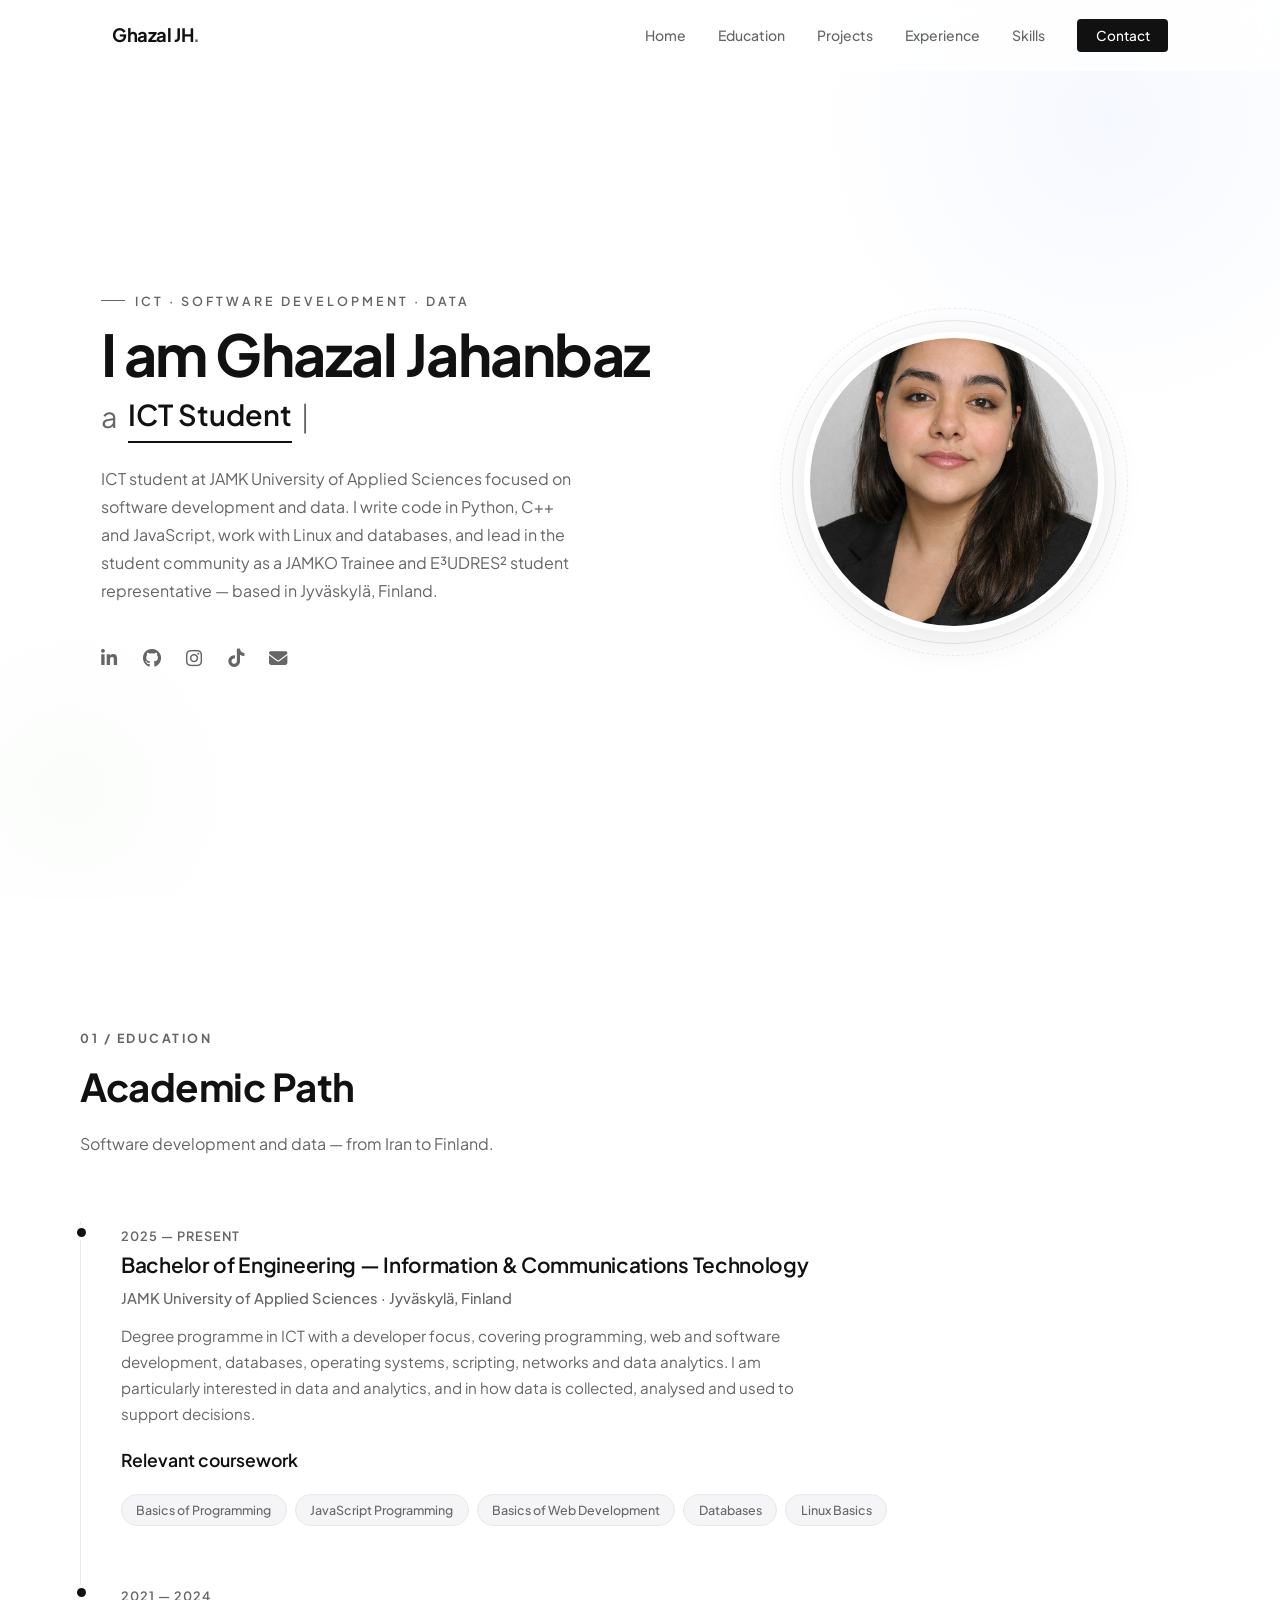
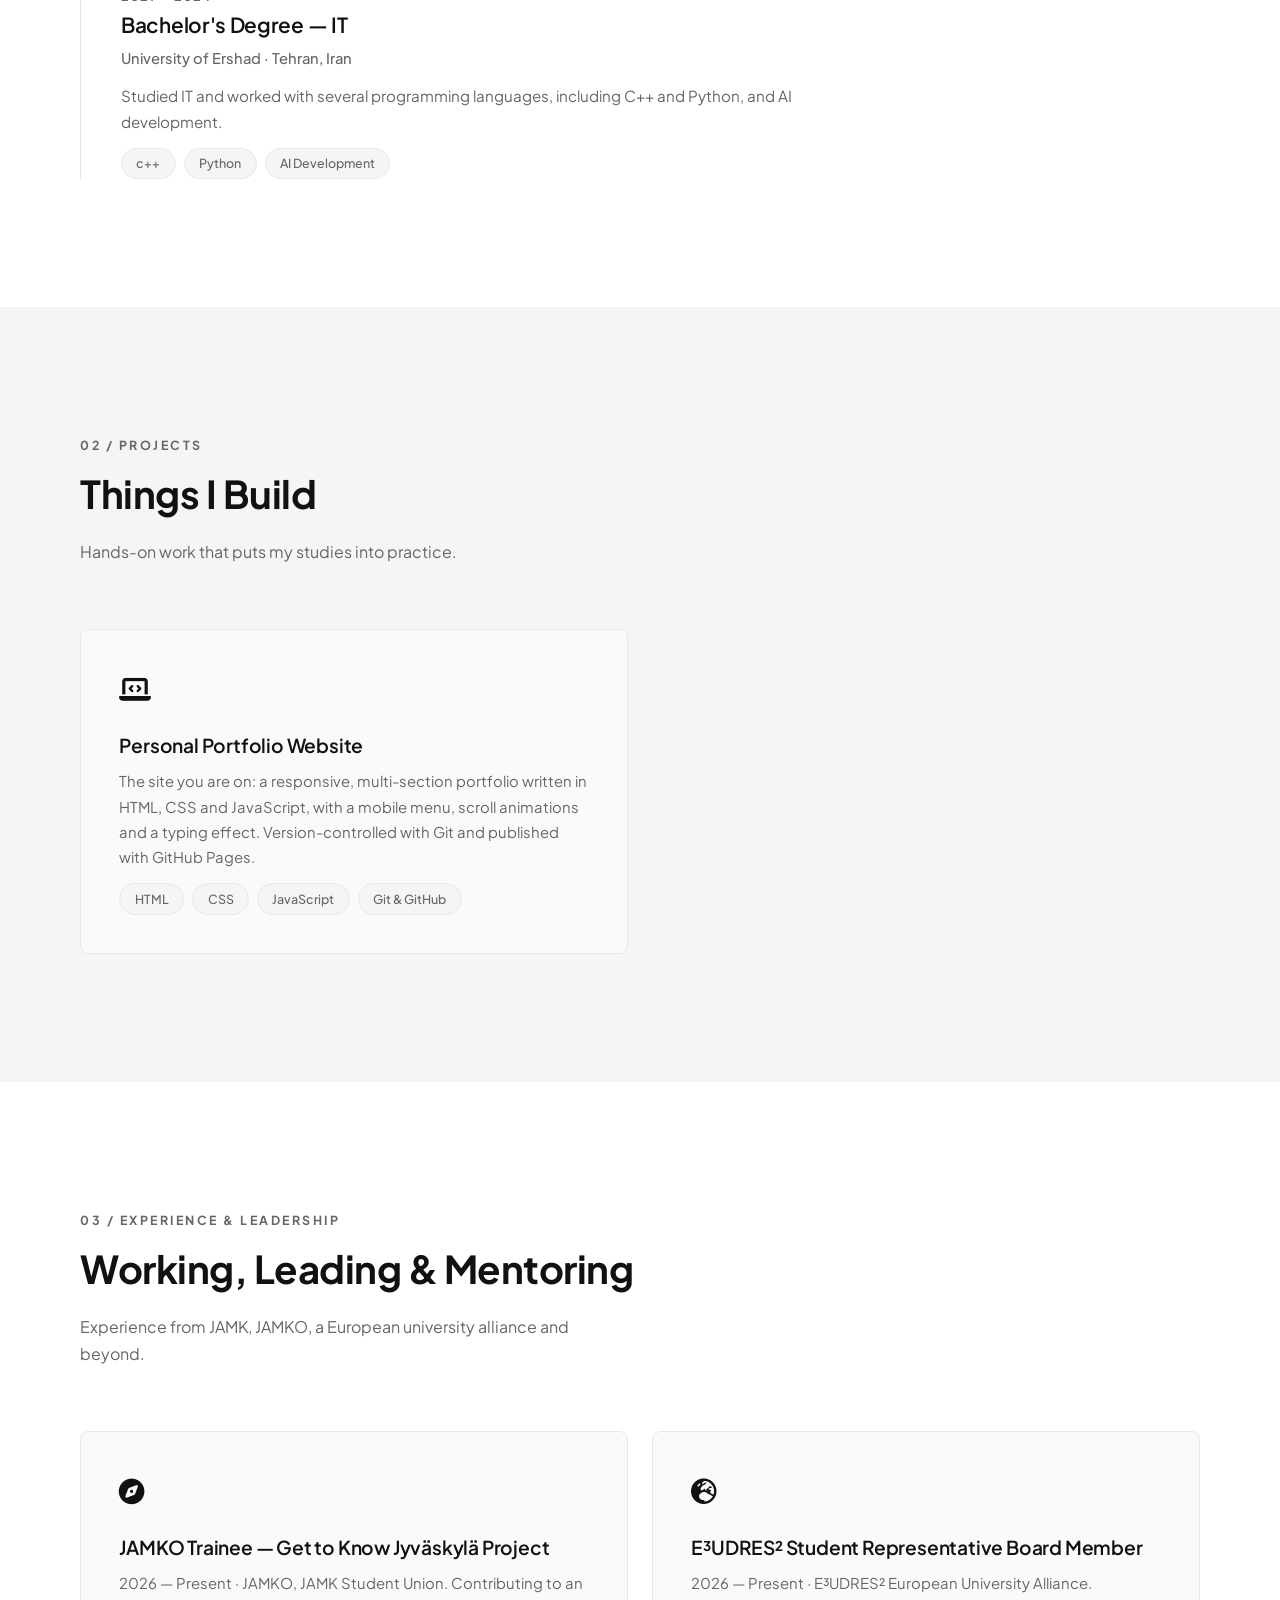
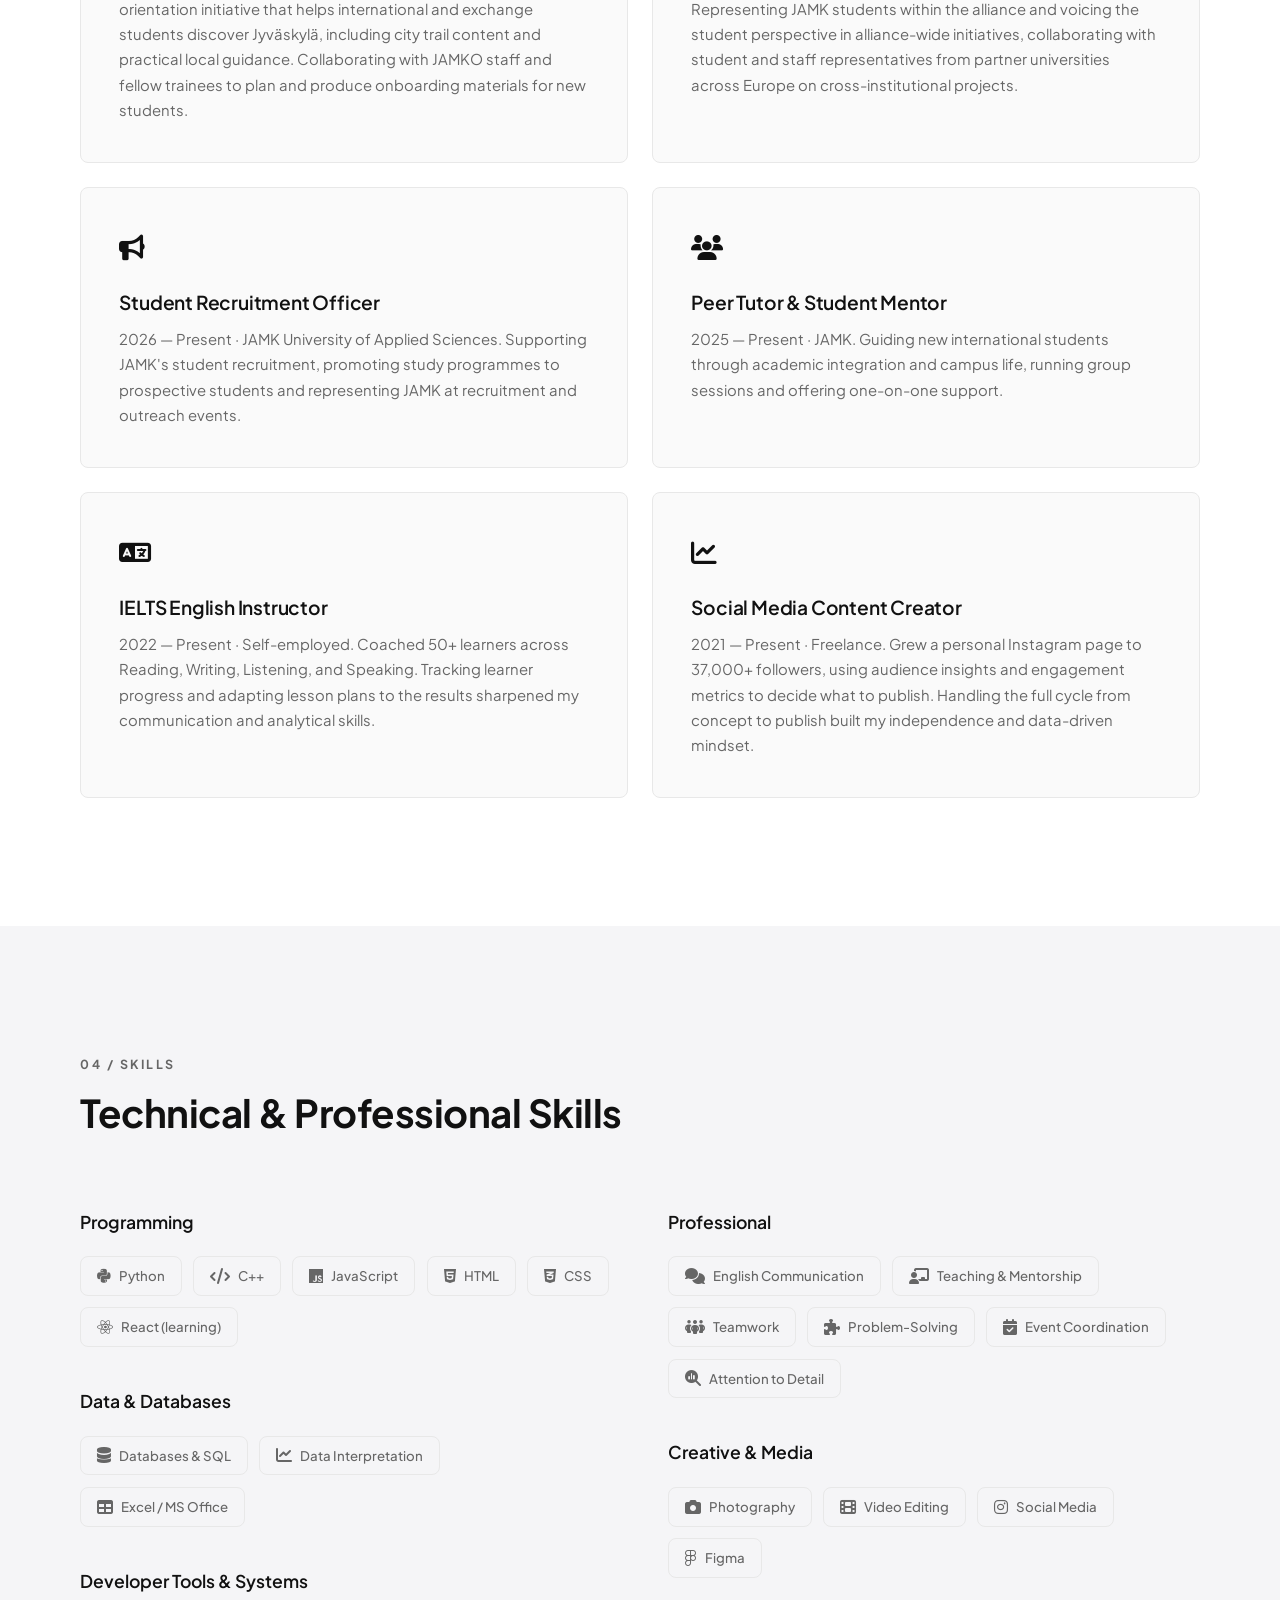
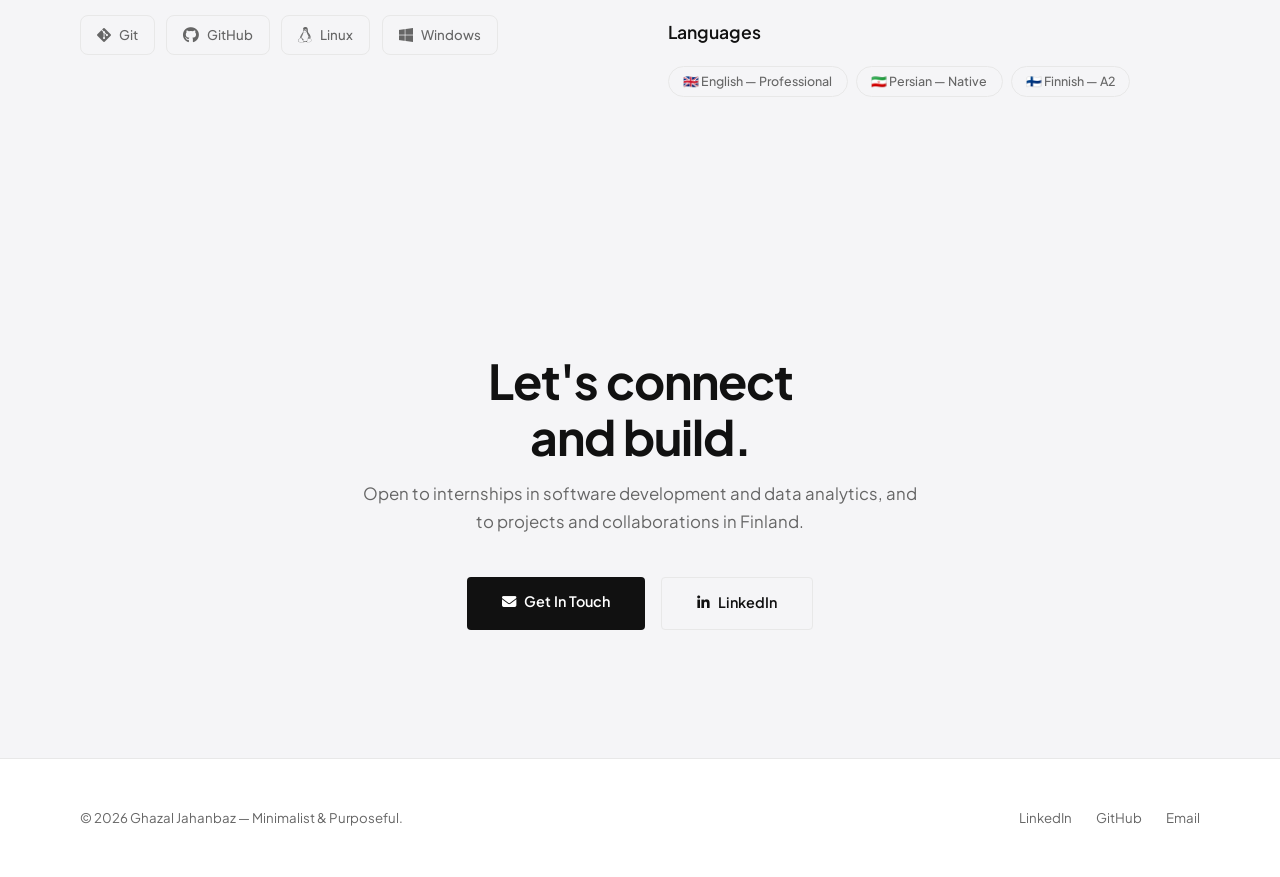
<file: index.html>
<!DOCTYPE html>
<html lang="en">
<head>
  <meta charset="UTF-8">
  <meta name="viewport" content="width=device-width, initial-scale=1.0">
  <meta name="description" content="Ghazal Jahanbaz — ICT student at JAMK focused on software development and data. JAMKO Trainee, E3UDRES2 student representative, peer tutor & professional athlete.">
  <meta name="author" content="Ghazal Jahanbaz">
  <title>Ghazal Jahanbaz — ICT Student & Developer</title>
  <link rel="preconnect" href="https://fonts.googleapis.com">
  <link rel="preconnect" href="https://fonts.gstatic.com" crossorigin>
  <link href="https://fonts.googleapis.com/css2?family=Plus+Jakarta+Sans:ital,wght@0,300;0,400;0,500;0,600;0,700;1,300&display=swap" rel="stylesheet">
  <link rel="stylesheet" href="https://cdnjs.cloudflare.com/ajax/libs/font-awesome/6.5.0/css/all.min.css">
  <link rel="stylesheet" href="styles/styles.css">
</head>
<body>

  <nav id="navbar">
    <div class="nav-container">
      <div class="logo">Ghazal JH<span class="dot">.</span></div>
      <button class="nav-toggle" id="navToggle" aria-label="Open menu" aria-expanded="false">
        <i class="fa-solid fa-bars"></i>
      </button>
      <ul class="nav-links" id="navLinks">
        <li><a href="#home">Home</a></li>
        <li><a href="#education">Education</a></li>
        <li><a href="#projects">Projects</a></li>
        <li><a href="#experience">Experience</a></li>
        <li><a href="#skills">Skills</a></li>
        <li><a href="#contact" class="btn-nav">Contact</a></li>
      </ul>
    </div>
  </nav>

  <main>

    <header id="home" class="hero-section">
      <div class="hero-container">
        <div class="hero-content">
          <p class="hero-eyebrow">ICT · Software Development · Data</p>
          <h1>I am Ghazal Jahanbaz</h1>
          <div class="typing-container">
            <span>a&nbsp;</span>
            <span id="dynamic-text">ICT Student</span>
            <span class="cursor-blink">|</span>
          </div>
          <p class="hero-desc">
            ICT student at JAMK University of Applied Sciences focused on software development and data.
            I write code in Python, C++ and JavaScript, work with Linux and databases, and lead in the student
            community as a JAMKO Trainee and E³UDRES² student representative — based in Jyväskylä, Finland.
          </p>
          <div class="hero-socials">
            <a href="https://www.linkedin.com/in/ghazal-jahanbaz" target="_blank" rel="noopener" data-tooltip="LinkedIn">
              <i class="fa-brands fa-linkedin-in"></i>
            </a>
            <a href="https://github.com/ghazaljahanbaz" target="_blank" rel="noopener" data-tooltip="GitHub">
              <i class="fa-brands fa-github"></i>
            </a>
            <a href="https://www.instagram.com/YOUR_HANDLE" target="_blank" rel="noopener" data-tooltip="Instagram">
              <i class="fa-brands fa-instagram"></i>
            </a>
            <a href="https://www.tiktok.com/@YOUR_HANDLE" target="_blank" rel="noopener" data-tooltip="TikTok">
              <i class="fa-brands fa-tiktok"></i>
            </a>
            <a href="mailto:ah2523@student.jamk.fi" data-tooltip="Email">
              <i class="fa-solid fa-envelope"></i>
            </a>
          </div>
        </div>
        <div class="hero-image-wrapper reveal delay-2">
          <div class="img-frame">
            <img src="images/profile.jpg" alt="Ghazal Jahanbaz" class="hero-img"
                 onerror="this.style.display='none'; this.nextElementSibling.style.display='flex';">
            <div class="img-placeholder" style="display:none;">
              <i class="fa-regular fa-image"></i>
              <span>Your Photo Here</span>
            </div>
          </div>
        </div>
      </div>
    </header>

    <section id="education" class="section">
      <div class="container">
        <div class="section-header reveal">
          <span class="section-number">01 / Education</span>
          <h2 class="section-title">Academic Path</h2>
          <p class="section-subtitle">Software development and data — from Iran to Finland.</p>
        </div>
        <div class="edu-timeline">
          <div class="edu-item reveal delay-1">
            <span class="edu-year">2025 — Present</span>
            <h3>Bachelor of Engineering — Information & Communications Technology</h3>
            <p class="edu-place">JAMK University of Applied Sciences · Jyväskylä, Finland</p>
            <p class="edu-desc">Degree programme in ICT with a developer focus, covering programming, web and software development, databases, operating systems, scripting, networks and data analytics. I am particularly interested in data and analytics, and in how data is collected, analysed and used to support decisions.</p>
            <p class="tools-title" style="margin-top:1.2rem;">Relevant coursework</p>
            <div class="edu-tags">
              <span class="tag-pill">Basics of Programming</span>
              <span class="tag-pill">JavaScript Programming</span>
              <span class="tag-pill">Basics of Web Development</span>
              <span class="tag-pill">Databases</span>
              <span class="tag-pill">Linux Basics</span>
            </div>
          </div>
          <div class="edu-item reveal delay-2">
            <span class="edu-year">2021 — 2024</span>
            <h3>Bachelor's Degree — IT</h3>
            <p class="edu-place">University of Ershad · Tehran, Iran</p>
            <p class="edu-desc">Studied IT and worked with several programming languages, including C++ and Python, and AI development.</p>
            <div class="edu-tags">
              <span class="tag-pill">c++</span>
              <span class="tag-pill">Python</span>
              <span class="tag-pill">AI Development</span>
            </div>
          </div>
        </div>
      </div>
    </section>

    <section id="projects" class="section bg-dim">
      <div class="container">
        <div class="section-header reveal">
          <span class="section-number">02 / Projects</span>
          <h2 class="section-title">Things I Build</h2>
          <p class="section-subtitle">Hands-on work that puts my studies into practice.</p>
        </div>
        <div class="teaching-grid">
          <div class="t-card reveal delay-1">
            <div class="t-icon"><i class="fa-solid fa-laptop-code"></i></div>
            <h3>Personal Portfolio Website</h3>
            <p>The site you are on: a responsive, multi-section portfolio written in HTML, CSS and JavaScript, with a mobile menu, scroll animations and a typing effect. Version-controlled with Git and published with GitHub Pages.</p>
            <div class="edu-tags" style="margin-top:0.8rem;">
              <span class="tag-pill">HTML</span>
              <span class="tag-pill">CSS</span>
              <span class="tag-pill">JavaScript</span>
              <span class="tag-pill">Git &amp; GitHub</span>
            </div>
          </div>
        </div>
      </div>
    </section>

    <section id="experience" class="section">
      <div class="container">
        <div class="section-header reveal">
          <span class="section-number">03 / Experience &amp; Leadership</span>
          <h2 class="section-title">Working, Leading &amp; Mentoring</h2>
          <p class="section-subtitle">Experience from JAMK, JAMKO, a European university alliance and beyond.</p>
        </div>
        <div class="teaching-grid">
          <div class="t-card reveal delay-1">
            <div class="t-icon"><i class="fa-solid fa-compass"></i></div>
            <h3>JAMKO Trainee — Get to Know Jyväskylä Project</h3>
            <p>2026 — Present · JAMKO, JAMK Student Union. Contributing to an orientation initiative that helps international and exchange students discover Jyväskylä, including city trail content and practical local guidance. Collaborating with JAMKO staff and fellow trainees to plan and produce onboarding materials for new students.</p>
          </div>
          <div class="t-card reveal delay-2">
            <div class="t-icon"><i class="fa-solid fa-earth-europe"></i></div>
            <h3>E³UDRES² Student Representative Board Member</h3>
            <p>2026 — Present · E³UDRES² European University Alliance. Representing JAMK students within the alliance and voicing the student perspective in alliance-wide initiatives, collaborating with student and staff representatives from partner universities across Europe on cross-institutional projects.</p>
          </div>
          <div class="t-card reveal delay-3">
            <div class="t-icon"><i class="fa-solid fa-bullhorn"></i></div>
            <h3>Student Recruitment Officer</h3>
            <p>2026 — Present · JAMK University of Applied Sciences. Supporting JAMK's student recruitment, promoting study programmes to prospective students and representing JAMK at recruitment and outreach events.</p>
          </div>
          <div class="t-card reveal delay-4">
            <div class="t-icon"><i class="fa-solid fa-users"></i></div>
            <h3>Peer Tutor &amp; Student Mentor</h3>
            <p>2025 — Present · JAMK. Guiding new international students through academic integration and campus life, running group sessions and offering one-on-one support.</p>
          </div>
          <div class="t-card reveal delay-1">
            <div class="t-icon"><i class="fa-solid fa-language"></i></div>
            <h3>IELTS English Instructor</h3>
            <p>2022 — Present · Self-employed. Coached 50+ learners across Reading, Writing, Listening, and Speaking. Tracking learner progress and adapting lesson plans to the results sharpened my communication and analytical skills.</p>
          </div>
          <div class="t-card reveal delay-2">
            <div class="t-icon"><i class="fa-solid fa-chart-line"></i></div>
            <h3>Social Media Content Creator</h3>
            <p>2021 — Present · Freelance. Grew a personal Instagram page to 37,000+ followers, using audience insights and engagement metrics to decide what to publish. Handling the full cycle from concept to publish built my independence and data-driven mindset.</p>
          </div>
        </div>

      </div>
    </section>

    <section id="skills" class="section bg-dim">
      <div class="container">
        <div class="section-header reveal">
          <span class="section-number">04 / Skills</span>
          <h2 class="section-title">Technical &amp; Professional Skills</h2>
        </div>
        <div class="skills-layout">
          <div class="reveal delay-1">
            <div>
              <p class="tools-title">Programming</p>
              <div class="tools-grid">
                <span class="tool-chip"><i class="fa-brands fa-python"></i> Python</span>
                <span class="tool-chip"><i class="fa-solid fa-code"></i> C++</span>
                <span class="tool-chip"><i class="fa-brands fa-js"></i> JavaScript</span>
                <span class="tool-chip"><i class="fa-brands fa-html5"></i> HTML</span>
                <span class="tool-chip"><i class="fa-brands fa-css3-alt"></i> CSS</span>
                <span class="tool-chip"><i class="fa-brands fa-react"></i> React (learning)</span>
              </div>
            </div>
            <div style="margin-top:2.5rem;">
              <p class="tools-title">Data &amp; Databases</p>
              <div class="tools-grid">
                <span class="tool-chip"><i class="fa-solid fa-database"></i> Databases &amp; SQL</span>
                <span class="tool-chip"><i class="fa-solid fa-chart-line"></i> Data Interpretation</span>
                <span class="tool-chip"><i class="fa-solid fa-table"></i> Excel / MS Office</span>
              </div>
            </div>
            <div style="margin-top:2.5rem;">
              <p class="tools-title">Developer Tools &amp; Systems</p>
              <div class="tools-grid">
                <span class="tool-chip"><i class="fa-brands fa-git-alt"></i> Git</span>
                <span class="tool-chip"><i class="fa-brands fa-github"></i> GitHub</span>
                <span class="tool-chip"><i class="fa-brands fa-linux"></i> Linux</span>
                <span class="tool-chip"><i class="fa-brands fa-windows"></i> Windows</span>
              </div>
            </div>
          </div>
          <div class="reveal delay-2">
            <div>
              <p class="tools-title">Professional</p>
              <div class="tools-grid">
                <span class="tool-chip"><i class="fa-solid fa-comments"></i> English Communication</span>
                <span class="tool-chip"><i class="fa-solid fa-chalkboard-user"></i> Teaching &amp; Mentorship</span>
                <span class="tool-chip"><i class="fa-solid fa-people-group"></i> Teamwork</span>
                <span class="tool-chip"><i class="fa-solid fa-puzzle-piece"></i> Problem-Solving</span>
                <span class="tool-chip"><i class="fa-solid fa-calendar-check"></i> Event Coordination</span>
                <span class="tool-chip"><i class="fa-solid fa-magnifying-glass-chart"></i> Attention to Detail</span>
              </div>
            </div>
            <div style="margin-top:2.5rem;">
              <p class="tools-title">Creative &amp; Media</p>
              <div class="tools-grid">
                <span class="tool-chip"><i class="fa-solid fa-camera"></i> Photography</span>
                <span class="tool-chip"><i class="fa-solid fa-film"></i> Video Editing</span>
                <span class="tool-chip"><i class="fa-brands fa-instagram"></i> Social Media</span>
                <span class="tool-chip"><i class="fa-brands fa-figma"></i> Figma</span>
              </div>
            </div>
            <div style="margin-top:2.5rem;">
              <p class="tools-title">Languages</p>
              <div class="edu-tags" style="margin-top:0.8rem;">
                <span class="tag-pill">🇬🇧 English — Professional</span>
                <span class="tag-pill">🇮🇷 Persian — Native</span>
                <span class="tag-pill">🇫🇮 Finnish — A2</span>
              </div>
            </div>
          </div>
        </div>
      </div>
    </section>

    <section id="contact" class="section bg-dim">
      <div class="container">
        <div class="contact-wrap reveal">
          <h2>Let's connect<br>and build.</h2>
          <p>Open to internships in software development and data analytics, and to projects and collaborations in Finland.</p>
          <div class="contact-btns">
            <a href="mailto:ah2523@student.jamk.fi" class="btn-primary">
              <i class="fa-solid fa-envelope" style="margin-right:0.5rem;"></i>Get In Touch
            </a>
            <a href="https://www.linkedin.com/in/ghazal-jahanbaz" target="_blank" class="btn-outline">
              <i class="fa-brands fa-linkedin-in" style="margin-right:0.5rem;"></i>LinkedIn
            </a>
          </div>
        </div>
      </div>
    </section>

  </main>

  <footer>
    <div class="footer-inner">
      <span>© 2026 Ghazal Jahanbaz — Minimalist & Purposeful.</span>
      <div class="footer-links">
        <a href="https://www.linkedin.com/in/ghazal-jahanbaz" target="_blank">LinkedIn</a>
        <a href="https://github.com/ghazaljahanbaz" target="_blank">GitHub</a>
        <a href="mailto:ah2523@student.jamk.fi">Email</a>
      </div>
    </div>
  </footer>

  <script>
    const navToggle = document.getElementById('navToggle');
    const navLinks  = document.getElementById('navLinks');
    function setMenu(open) {
      navLinks.classList.toggle('open', open);
      navToggle.setAttribute('aria-expanded', open);
      navToggle.innerHTML = open ? '<i class="fa-solid fa-xmark"></i>' : '<i class="fa-solid fa-bars"></i>';
    }
    navToggle.addEventListener('click', () => setMenu(!navLinks.classList.contains('open')));
    navLinks.querySelectorAll('a').forEach(a => a.addEventListener('click', () => setMenu(false)));

    window.addEventListener('scroll', () => {
      document.getElementById('navbar').classList.toggle('scrolled', window.scrollY > 60);
    });

    const revealObserver = new IntersectionObserver((entries) => {
      entries.forEach(entry => {
        if (entry.isIntersecting) {
          entry.target.classList.add('visible');
          entry.target.querySelectorAll('.bar-fill').forEach(bar => {
            bar.style.width = bar.dataset.width + '%';
          });
        }
      });
    }, { threshold: 0.12 });
    document.querySelectorAll('.reveal').forEach(el => revealObserver.observe(el));

    const words = ["ICT Student", "Programmer", "Data Enthusiast", "JAMKO Trainee", "Student Representative", "Peer Tutor", "Professional Athlete"];
    let wordIndex = 0;

    function typeWord() {
      const el = document.getElementById('dynamic-text');
      const word = words[wordIndex].split('');
      el.textContent = '';
      let i = 0;
      const type = () => {
        if (i < word.length) { el.textContent += word[i++]; setTimeout(type, 80); }
        else setTimeout(deleteWord, 2200);
      };
      type();
    }

    function deleteWord() {
      const el = document.getElementById('dynamic-text');
      const del = () => {
        if (el.textContent.length > 0) {
          el.textContent = el.textContent.slice(0, -1);
          setTimeout(del, 45);
        } else {
          wordIndex = (wordIndex + 1) % words.length;
          setTimeout(typeWord, 400);
        }
      };
      del();
    }

    typeWord();

  </script>

</body>
</html>
</file>
<file: styles/styles.css>
@import url('https://fonts.googleapis.com/css2?family=Plus+Jakarta+Sans:ital,wght@0,300;0,400;0,500;0,600;0,700;1,300&display=swap');

:root {
  --bg:           #ffffff;
  --bg-dim:       #f5f5f7;
  --bg-card:      #fafafa;
  --text:         #111111;
  --text-muted:   #666666;
  --accent:       #111111;
  --border:       #e8e8e8;
  --font:         'Plus Jakarta Sans', sans-serif;
  --ease:         cubic-bezier(0.25, 0.46, 0.45, 0.94);
  --shadow:       0 2px 20px rgba(0,0,0,0.06);
  --shadow-hover: 0 8px 40px rgba(0,0,0,0.10);
  --radius:       8px;
}

*, *::before, *::after { margin:0; padding:0; box-sizing:border-box; }
html { scroll-behavior: smooth; font-size: 16px; }

body {
  font-family: var(--font);
  background: var(--bg);
  color: var(--text);
  line-height: 1.65;
  -webkit-font-smoothing: antialiased;
  overflow-x: hidden;
}

a { text-decoration: none; color: inherit; }
img { display: block; max-width: 100%; }
ul { list-style: none; }

.reveal {
  opacity: 0;
  transform: translateY(28px);
  transition: opacity 0.7s var(--ease), transform 0.7s var(--ease);
}
.reveal.delay-1 { transition-delay: 0.1s; }
.reveal.delay-2 { transition-delay: 0.2s; }
.reveal.delay-3 { transition-delay: 0.3s; }
.reveal.delay-4 { transition-delay: 0.4s; }
.reveal.visible  { opacity: 1; transform: translateY(0); }

#navbar {
  position: fixed; top: 0; left: 0; width: 100%;
  z-index: 1000;
  background: rgba(255,255,255,0.72);
  backdrop-filter: blur(16px);
  -webkit-backdrop-filter: blur(16px);
  border-bottom: 1px solid transparent;
  transition: all 0.4s var(--ease);
}
#navbar.scrolled {
  background: rgba(255,255,255,0.94);
  border-bottom-color: var(--border);
  box-shadow: 0 1px 24px rgba(0,0,0,0.04);
}
.nav-container {
  max-width: 1120px; margin: 0 auto;
  padding: 1.25rem 2rem;
  display: flex; justify-content: space-between; align-items: center;
}
.logo {
  font-weight: 700; font-size: 1.15rem;
  letter-spacing: -0.4px;
}
.logo .dot { color: var(--text-muted); }
.nav-links { display: flex; gap: 2rem; align-items: center; }
.nav-links a {
  color: var(--text-muted); font-weight: 500;
  font-size: 0.875rem; transition: color 0.25s;
}
.nav-links a:hover { color: var(--text); }
.btn-nav {
  background: var(--accent); color: #fff !important;
  padding: 0.48rem 1.15rem; border-radius: 4px;
  font-size: 0.85rem !important;
}
.btn-nav:hover { background: #000; }
.nav-toggle {
  display: none; background: none; border: 1px solid var(--border);
  width: 42px; height: 42px; border-radius: 8px;
  font-size: 1.1rem; color: var(--text); cursor: pointer;
}

.hero-section {
  min-height: 100vh;
  display: flex; align-items: center;
  padding: 9rem 2rem 5rem;
  position: relative; overflow: hidden;
}
.hero-section::before {
  content: '';
  position: absolute; top: -20%; right: -10%;
  width: 600px; height: 600px;
  background: radial-gradient(circle, rgba(180,200,255,0.12) 0%, transparent 70%);
  pointer-events: none;
}
.hero-section::after {
  content: '';
  position: absolute; bottom: -10%; left: -10%;
  width: 400px; height: 400px;
  background: radial-gradient(circle, rgba(200,230,200,0.08) 0%, transparent 70%);
  pointer-events: none;
}
.hero-container {
  max-width: 1120px; margin: 0 auto;
  display: grid; grid-template-columns: 1.1fr 0.9fr;
  gap: 5rem; align-items: center; position: relative; z-index: 1;
}
.hero-eyebrow {
  font-size: 0.78rem; text-transform: uppercase;
  letter-spacing: 3px; color: var(--text-muted);
  font-weight: 600; margin-bottom: 0.75rem;
  display: flex; align-items: center; gap: 0.6rem;
}
.hero-eyebrow::before {
  content: ''; display: block;
  width: 24px; height: 1px; background: var(--text-muted);
}
.hero-content h1 {
  font-size: clamp(2.4rem, 4.5vw, 3.6rem);
  font-weight: 700; letter-spacing: -1.5px;
  line-height: 1.08; margin-bottom: 0.6rem;
}
.typing-container {
  font-size: clamp(1.3rem, 2.5vw, 1.8rem);
  font-weight: 400; color: var(--text-muted);
  margin-bottom: 1.6rem; height: 44px;
  display: flex; align-items: center; gap: 0.4rem;
}
#dynamic-text {
  color: var(--text); font-weight: 600;
  border-bottom: 2px solid var(--accent); padding-bottom: 2px;
}
.cursor-blink {
  color: var(--text-muted); font-weight: 300;
  animation: blink 0.7s infinite; margin-left: 2px;
}
.hero-desc {
  font-size: 1rem; color: var(--text-muted);
  max-width: 480px; margin-bottom: 2.4rem; line-height: 1.75;
}
.hero-socials { display: flex; align-items: center; gap: 1.6rem; }
.hero-socials a {
  color: var(--text-muted); font-size: 1.15rem;
  transition: color 0.25s, transform 0.25s; position: relative;
}
.hero-socials a:hover { color: var(--text); transform: translateY(-3px); }
.hero-socials a::after {
  content: attr(data-tooltip);
  position: absolute; bottom: -30px; left: 50%;
  transform: translateX(-50%);
  font-size: 0.7rem; font-family: var(--font); font-weight: 500;
  background: var(--text); color: #fff;
  padding: 2px 8px; border-radius: 4px;
  white-space: nowrap; opacity: 0;
  pointer-events: none; transition: opacity 0.2s;
}
.hero-socials a:hover::after { opacity: 1; }

.hero-image-wrapper { display: flex; justify-content: center; align-items: center; }
.img-frame { position: relative; width: 300px; height: 300px; }
.img-frame::before {
  content: '';
  position: absolute; inset: -12px;
  border: 1px solid var(--border); border-radius: 50%; z-index: 0;
  animation: spin-slow 20s linear infinite;
}
.img-frame::after {
  content: '';
  position: absolute; inset: -24px;
  border: 1px dashed rgba(0,0,0,0.08); border-radius: 50%; z-index: 0;
}
.hero-img {
  width: 100%; height: 100%;
  object-fit: cover; border-radius: 50%;
  border: 6px solid var(--bg);
  box-shadow: var(--shadow-hover);
  position: relative; z-index: 1;
  animation: float 7s ease-in-out infinite;
}
.img-placeholder {
  width: 100%; height: 100%; border-radius: 50%;
  background: linear-gradient(135deg, #f0f0f2 0%, #e0e0e8 100%);
  display: flex; flex-direction: column;
  align-items: center; justify-content: center;
  color: var(--text-muted); gap: 0.5rem;
  border: 6px solid var(--bg); box-shadow: var(--shadow-hover);
  position: relative; z-index: 1;
  animation: float 7s ease-in-out infinite;
}
.img-placeholder i { font-size: 2.5rem; opacity: 0.4; }
.img-placeholder span { font-size: 0.75rem; letter-spacing: 1px; opacity: 0.5; }

.section { padding: 8rem 2rem; }
.bg-dim  { background: var(--bg-dim); }
.container { max-width: 1120px; margin: 0 auto; }
.section-header { margin-bottom: 4rem; }
.section-number {
  font-size: 0.78rem; font-weight: 700;
  color: var(--text-muted); letter-spacing: 2.5px;
  text-transform: uppercase; display: block; margin-bottom: 0.4rem;
}
.section-title {
  font-size: clamp(1.8rem, 3vw, 2.5rem);
  font-weight: 700; letter-spacing: -0.5px;
}
.section-subtitle {
  font-size: 1rem; color: var(--text-muted);
  margin-top: 0.75rem; max-width: 520px; line-height: 1.7;
}

.edu-timeline {
  position: relative; padding-left: 2.5rem;
  border-left: 1px solid var(--border);
  display: flex; flex-direction: column; gap: 3.5rem;
}
.edu-item { position: relative; }
.edu-item::before {
  content: '';
  position: absolute; left: -2.5rem; top: 6px;
  width: 9px; height: 9px;
  background: var(--text); border-radius: 50%;
  transform: translateX(-4px); box-shadow: 0 0 0 3px var(--bg);
}
.edu-year {
  font-size: 0.8rem; font-weight: 600; color: var(--text-muted);
  letter-spacing: 1px; text-transform: uppercase; margin-bottom: 0.5rem;
}
.edu-item h3 {
  font-size: 1.3rem; font-weight: 600;
  letter-spacing: -0.3px; margin-bottom: 0.25rem;
}
.edu-place { font-size: 0.92rem; color: var(--text-muted); font-weight: 500; margin-bottom: 0.8rem; }
.edu-tags { display: flex; flex-wrap: wrap; gap: 0.5rem; margin-top: 0.8rem; }
.tag-pill {
  font-size: 0.78rem; font-weight: 500;
  background: var(--bg-dim); border: 1px solid var(--border);
  color: var(--text-muted); padding: 0.28rem 0.9rem; border-radius: 30px;
}
.edu-desc { color: var(--text-muted); font-size: 0.95rem; max-width: 700px; line-height: 1.7; }

.sport-layout { display: grid; grid-template-columns: 1fr 1fr; gap: 5rem; align-items: center; }
.sport-stat-row { display: grid; grid-template-columns: repeat(3, 1fr); gap: 1.5rem; margin: 2rem 0; }
.stat-box {
  padding: 1.5rem; border: 1px solid var(--border);
  border-radius: var(--radius); text-align: center;
  transition: all 0.3s var(--ease);
}
.stat-box:hover { border-color: var(--text-muted); box-shadow: var(--shadow); transform: translateY(-3px); }
.stat-num { font-size: 2rem; font-weight: 700; letter-spacing: -1px; display: block; }
.stat-label {
  font-size: 0.78rem; color: var(--text-muted); font-weight: 500;
  margin-top: 0.2rem; text-transform: uppercase; letter-spacing: 1px;
}
.sport-text h3 { font-size: 1.5rem; font-weight: 600; margin-bottom: 0.3rem; }
.sport-sub { color: var(--text-muted); font-weight: 500; margin-bottom: 1rem; font-size: 0.92rem; }
.sport-text p { color: var(--text-muted); line-height: 1.75; margin-bottom: 1rem; }

.sport-grid { display: grid; grid-template-columns: 1fr 1fr; grid-template-rows: auto auto; gap: 1rem; }
.sport-grid .photo-item:first-child { grid-row: span 2; }
.photo-item { overflow: hidden; border-radius: var(--radius); }
.photo-item img {
  width: 100%; height: 100%; object-fit: cover;
  transition: transform 0.5s var(--ease), filter 0.3s; filter: grayscale(15%);
}
.photo-item:hover img { transform: scale(1.04); filter: grayscale(0%); }
.photo-placeholder-box {
  width: 100%; background: var(--bg-dim);
  display: flex; flex-direction: column;
  align-items: center; justify-content: center;
  color: var(--text-muted); gap: 0.4rem;
  border-radius: var(--radius); min-height: 200px;
}
.photo-placeholder-box i { font-size: 1.8rem; opacity: 0.3; }
.photo-placeholder-box span { font-size: 0.72rem; letter-spacing: 1px; opacity: 0.4; }

.teaching-grid { display: grid; grid-template-columns: 1fr 1fr; gap: 1.5rem; }
.t-card {
  background: var(--bg-card); border: 1px solid var(--border);
  border-radius: var(--radius); padding: 2.4rem;
  transition: all 0.3s var(--ease); position: relative; overflow: hidden;
}
.t-card::before {
  content: ''; position: absolute; bottom: 0; left: 0;
  width: 100%; height: 2px; background: var(--text);
  transform: scaleX(0); transform-origin: left; transition: transform 0.35s var(--ease);
}
.t-card:hover { border-color: var(--text-muted); transform: translateY(-4px); box-shadow: var(--shadow); }
.t-card:hover::before { transform: scaleX(1); }
.t-icon { font-size: 1.6rem; margin-bottom: 1.2rem; }
.t-card h3 { font-size: 1.2rem; font-weight: 600; margin-bottom: 0.5rem; letter-spacing: -0.2px; }
.t-card p { color: var(--text-muted); font-size: 0.93rem; line-height: 1.7; }

.bakery-block {
  margin-top: 1.5rem; scroll-margin-top: 6rem;
  background: #fdf7f1; border: 1px solid #f0e2d3;
  border-radius: 22px; padding: 2.6rem;
}
.bakery-top { display: grid; grid-template-columns: 1.15fr 0.85fr; gap: 3rem; margin-bottom: 2.4rem; }
.bakery-top > * { min-width: 0; }
.bakery-badge {
  display: inline-flex; align-items: center; gap: 0.45rem;
  background: #f6e3d3; color: #7a4a2b; font-size: 0.78rem; font-weight: 600;
  padding: 0.35rem 0.9rem; border-radius: 30px; margin-bottom: 0.9rem;
}
.bakery-text h3 { font-size: 1.55rem; font-weight: 700; letter-spacing: -0.4px; margin: 0.3rem 0 0.1rem; color: #4a2c1a; }
.bakery-role { font-size: 0.9rem; font-weight: 600; color: #b07850 !important; margin-bottom: 0.7rem !important; }
.bakery-lead { font-size: 1.08rem; font-style: italic; font-weight: 400; color: #4a2c1a !important; margin-bottom: 1rem !important; }
.bakery-text p { color: #6e5a4c; font-size: 0.95rem; line-height: 1.8; margin-bottom: 0.9rem; }
.bakery-side { background: #fff; border: 1px solid #f0e2d3; border-radius: 18px; padding: 1.6rem 1.7rem; }
.bakery-side .tools-title { font-size: 0.95rem; margin-bottom: 0.8rem; color: #4a2c1a; }
.bakery-list { display: flex; flex-direction: column; gap: 0.6rem; }
.bakery-list li { display: flex; gap: 0.7rem; align-items: baseline; color: #6e5a4c; font-size: 0.9rem; line-height: 1.5; }
.bakery-list li span { flex-shrink: 0; width: 1.2rem; }
.bakery-side .edu-tags { margin-top: 1.6rem; }
.bakery-side .tag-pill { background: #fdf2e8; border-color: #f0dcc8; color: #7a4a2b; }
.bakery-grid { display: grid; grid-template-columns: repeat(3, 1fr); gap: 1rem; }
.bakery-grid .masonry-item { margin: 0; aspect-ratio: 4 / 5; border-radius: 16px; }
.bakery-grid .masonry-item img { width: 100%; height: 100%; object-fit: cover; filter: none; }
.bakery-note {
  margin: 0 0 2.2rem; text-align: center;
  background: #fff; border: 1.5px dashed #e3c9b2; border-radius: 18px; padding: 2rem 1.6rem;
}
.bakery-note-title { font-size: 1.25rem; font-weight: 700; color: #4a2c1a; margin-bottom: 0.5rem; }
.bakery-note p:not(.bakery-note-title) { color: #6e5a4c; max-width: 560px; margin: 0 auto 1.4rem; line-height: 1.75; font-size: 0.95rem; }
.btn-primary.bakery-btn { display: inline-flex; align-items: center; margin-top: 0.4rem; background: #7a4a2b; border-radius: 30px; }
.btn-primary.bakery-btn:hover { background: #5e3820; }
.bakery-text .edu-year { display: block; }

.skills-layout { display: grid; grid-template-columns: 1fr 1fr; gap: 3.5rem; align-items: start; }
.skill-item { margin-bottom: 1.8rem; }
.skill-label { display: flex; justify-content: space-between; font-weight: 600; font-size: 0.9rem; margin-bottom: 0.6rem; }
.skill-pct { color: var(--text-muted); font-weight: 400; }
.bar-track { height: 4px; background: var(--border); border-radius: 10px; overflow: hidden; }
.bar-fill { height: 100%; background: var(--accent); border-radius: 10px; width: 0; transition: width 1.2s var(--ease); }
.tools-title { font-size: 1.1rem; font-weight: 600; margin-bottom: 1.2rem; }
.tools-grid { display: flex; flex-wrap: wrap; gap: 0.7rem; }
.tool-chip {
  display: flex; align-items: center; gap: 0.5rem;
  background: var(--bg-dim); border: 1px solid var(--border);
  border-radius: var(--radius); padding: 0.5rem 1rem;
  font-size: 0.83rem; font-weight: 500; color: var(--text-muted);
  transition: all 0.25s var(--ease);
}
.tool-chip:hover { border-color: var(--text-muted); color: var(--text); transform: translateY(-2px); }
.tool-chip i { font-size: 1rem; }

.gallery-intro { color: var(--text-muted); max-width: 580px; margin-bottom: 3.5rem; font-size: 1rem; line-height: 1.75; }
.photo-categories { display: flex; flex-direction: column; gap: 5rem; }
.cat-header { display: flex; align-items: baseline; gap: 1rem; margin-bottom: 0.4rem; }
.cat-header h3 { font-size: 1.25rem; font-weight: 600; }
.cat-count { font-size: 0.8rem; color: var(--text-muted); font-weight: 500; }
.cat-desc { color: var(--text-muted); font-size: 0.9rem; margin-bottom: 1.8rem; line-height: 1.6; }

.masonry { columns: 3; column-gap: 1.2rem; }
.masonry-item {
  break-inside: avoid; margin-bottom: 1.2rem;
  position: relative; overflow: hidden; border-radius: var(--radius); cursor: pointer;
}
.masonry-item img { width: 100%; display: block; transition: transform 0.5s var(--ease), filter 0.4s; filter: grayscale(10%); }
.masonry-item:hover img { transform: scale(1.04); filter: grayscale(0%); }
.photo-overlay {
  position: absolute; inset: 0;
  background: linear-gradient(to top, rgba(0,0,0,0.55) 0%, transparent 60%);
  opacity: 0; transition: opacity 0.35s var(--ease);
  display: flex; align-items: flex-end; padding: 1.2rem;
}
.masonry-item:hover .photo-overlay { opacity: 1; }
.overlay-label { color: #fff; font-size: 0.78rem; font-weight: 600; text-transform: uppercase; letter-spacing: 1.5px; }

.photo-ph {
  background: linear-gradient(135deg, var(--bg-dim) 0%, #e8e8ec 100%);
  display: flex; flex-direction: column; align-items: center; justify-content: center;
  color: var(--text-muted); gap: 0.5rem; border-radius: var(--radius); padding: 3rem 1rem;
  break-inside: avoid; margin-bottom: 1.2rem;
}
.photo-ph i { font-size: 1.6rem; opacity: 0.25; }
.photo-ph span { font-size: 0.7rem; letter-spacing: 1.5px; opacity: 0.35; text-transform: uppercase; }
.photo-ph.tall { padding: 5rem 1rem; }
.photo-ph.taller { padding: 7rem 1rem; }

.lightbox {
  position: fixed; inset: 0; background: rgba(0,0,0,0.92);
  z-index: 5000; display: none; align-items: center; justify-content: center;
  backdrop-filter: blur(8px);
}
.lightbox.open { display: flex; }
.lightbox img { max-width: 88vw; max-height: 88vh; object-fit: contain; border-radius: 4px; box-shadow: 0 30px 80px rgba(0,0,0,0.5); }
.lb-close {
  position: absolute; top: 1.5rem; right: 1.5rem;
  color: rgba(255,255,255,0.7); font-size: 1.5rem;
  transition: color 0.2s; background: none; border: none;
}
.lb-close:hover { color: #fff; }

.contact-wrap { text-align: center; max-width: 560px; margin: 0 auto; }
.contact-wrap h2 { font-size: clamp(2rem, 4vw, 3rem); font-weight: 700; letter-spacing: -1px; margin-bottom: 1rem; line-height: 1.15; }
.contact-wrap p { color: var(--text-muted); font-size: 1.05rem; margin-bottom: 2.5rem; line-height: 1.7; }
.contact-btns { display: flex; gap: 1rem; justify-content: center; flex-wrap: wrap; }
.btn-primary {
  background: var(--accent); color: #fff;
  padding: 0.85rem 2.2rem; border-radius: 4px;
  font-weight: 600; font-size: 0.9rem; transition: all 0.25s var(--ease);
}
.btn-primary:hover { background: #000; transform: translateY(-2px); box-shadow: var(--shadow-hover); }
.btn-outline {
  border: 1px solid var(--border); color: var(--text);
  padding: 0.85rem 2.2rem; border-radius: 4px;
  font-weight: 600; font-size: 0.9rem; transition: all 0.25s var(--ease);
}
.btn-outline:hover { border-color: var(--text-muted); transform: translateY(-2px); }

footer { border-top: 1px solid var(--border); padding: 3rem 2rem; }
.footer-inner {
  max-width: 1120px; margin: 0 auto;
  display: flex; justify-content: space-between; align-items: center;
  flex-wrap: wrap; gap: 1rem; font-size: 0.83rem; color: var(--text-muted);
}
.footer-links { display: flex; gap: 1.5rem; }
.footer-links a { color: var(--text-muted); transition: color 0.2s; }
.footer-links a:hover { color: var(--text); }

@keyframes blink     { 50% { opacity: 0; } }
@keyframes float     { 0%, 100% { transform: translateY(0); } 50% { transform: translateY(-12px); } }
@keyframes spin-slow { from { transform: rotate(0deg); } to { transform: rotate(360deg); } }

@media (max-width: 1100px) {
  .nav-toggle { display: inline-flex; align-items: center; justify-content: center; }
  .nav-links {
    display: none; position: absolute; top: 100%; left: 0; right: 0;
    flex-direction: column; align-items: stretch; gap: 0;
    background: rgba(255,255,255,0.98); border-bottom: 1px solid var(--border);
    box-shadow: 0 12px 30px rgba(0,0,0,0.06); padding: 0.5rem 1.2rem 1.2rem;
  }
  .nav-links.open { display: flex; }
  .nav-links li a { display: block; padding: 0.85rem 0.4rem; font-size: 1rem; border-bottom: 1px solid var(--border); }
  .nav-links li:last-child a { border-bottom: 0; }
  .nav-links .btn-nav { margin-top: 0.8rem; text-align: center; padding: 0.8rem; font-size: 1rem !important; }
}
@media (max-width: 960px) {
  .hero-container, .sport-layout, .skills-layout { grid-template-columns: 1fr; gap: 3rem; }
  .hero-section { min-height: auto; padding: 8rem 1.5rem 4rem; }
  .hero-content { text-align: center; }
  .hero-eyebrow { justify-content: center; }
  .typing-container { justify-content: center; }
  .hero-desc { margin: 0 auto 2.5rem; }
  .hero-socials { justify-content: center; }
  .hero-image-wrapper { justify-content: center; order: -1; }
  .teaching-grid { grid-template-columns: 1fr; }
  .bakery-top { grid-template-columns: 1fr; gap: 2rem; }
  .masonry { columns: 2; }
}
@media (max-width: 600px) {
  .nav-container { padding: 0.9rem 1.2rem; }
  .hero-section { padding: 6.5rem 1.2rem 3rem; }
  .img-frame { width: 220px; height: 220px; }
  .typing-container { font-size: 1.15rem; height: auto; min-height: 2.6rem; flex-wrap: wrap; }
  .hero-socials { gap: 1.3rem; }
  .section { padding: 4.5rem 1.2rem; }
  .section-header { margin-bottom: 2.5rem; }
  .edu-timeline { padding-left: 1.5rem; gap: 2.5rem; }
  .edu-item::before { left: -1.5rem; }
  .edu-item h3 { font-size: 1.1rem; }
  .sport-layout { gap: 2rem; }
  .sport-stat-row { grid-template-columns: repeat(3,1fr); gap: 0.6rem; }
  .stat-box { padding: 1rem 0.4rem; }
  .stat-num { font-size: 1.5rem; }
  .stat-label { font-size: 0.62rem; letter-spacing: 0.5px; }
  .sport-grid .photo-item:first-child { height: 300px !important; }
  .sport-grid .photo-item:not(:first-child) { height: 142px !important; }
  .t-card { padding: 1.6rem; }
  .skills-layout { gap: 2rem; }
  .cat-header { flex-direction: column; gap: 0.2rem; }
  .masonry { columns: 1; }
  .bakery-block { padding: 1.3rem; border-radius: 18px; }
  .bakery-text h3 { font-size: 1.3rem; }
  .bakery-side { padding: 1.3rem; }
  .bakery-note { padding: 1.5rem 1.1rem; }
  .bakery-grid { grid-template-columns: repeat(2, 1fr); gap: 0.6rem; }
  .contact-btns { flex-direction: column; align-items: center; }
  .footer-inner { flex-direction: column; text-align: center; }
}
</file>
